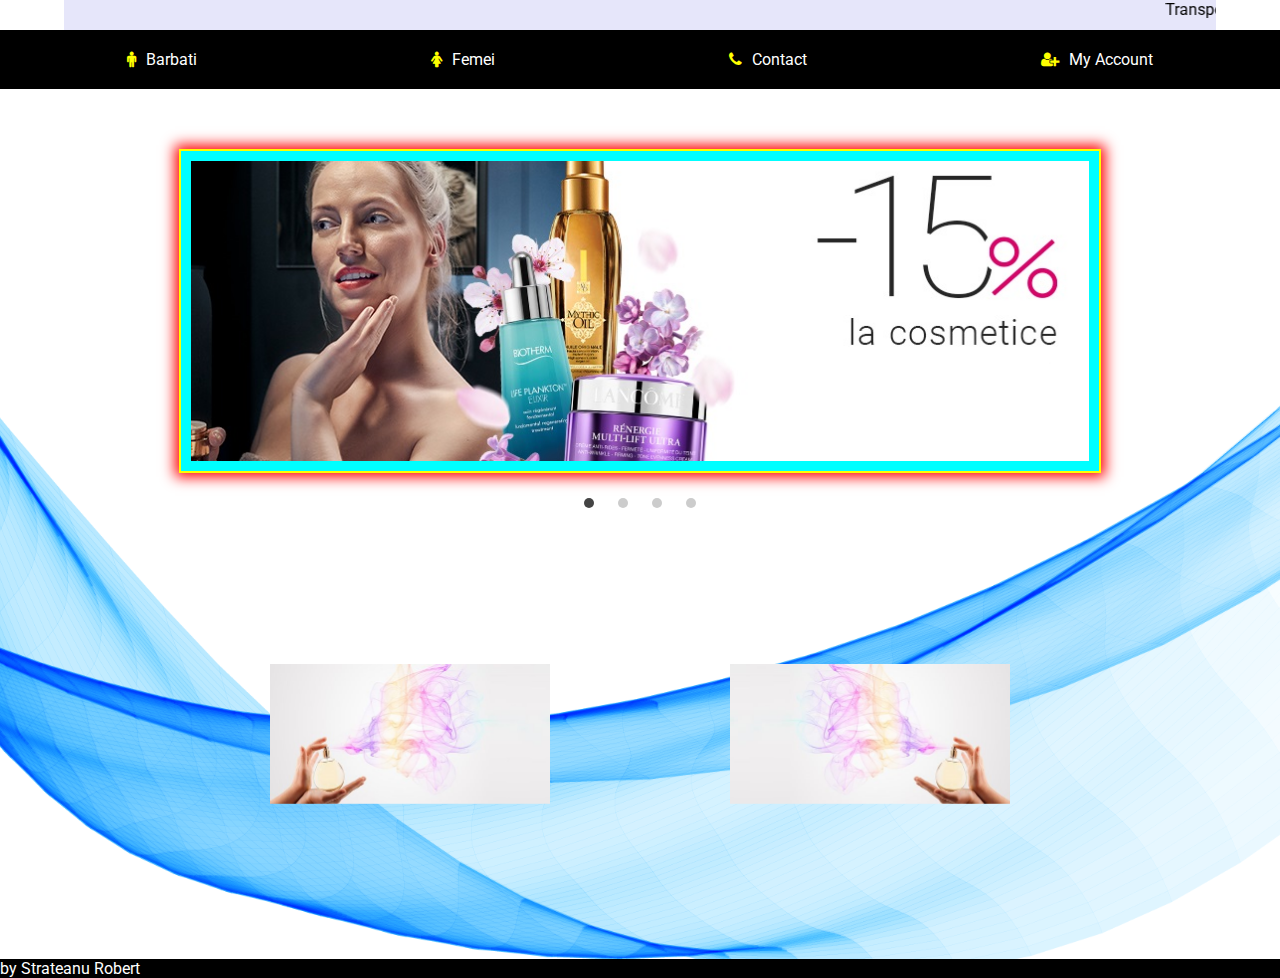
<file: index.html>
<!DOCTYPE html>
<html lang="en">
  <head>
    <meta charset="UTF-8" />
    <meta name="viewport" content="width=device-width, initial-scale=1.0" />
    <meta http-equiv="X-UA-Compatible" content="ie=edge" />
    <link
    href="https://fonts.googleapis.com/css2?family=Roboto&display=swap"
    rel="stylesheet"
  />
    <link href="https://fonts.googleapis.com/css2?family=Roboto&display=swap" rel="stylesheet"/>
    <link rel="stylesheet" href="https://cdnjs.cloudflare.com/ajax/libs/font-awesome/4.7.0/css/font-awesome.min.css">
    <link rel="stylesheet" href="css/index.css" />
    <title>Parfumuri</title>
  </head>
  <body>
    <header>
      <div class="banner">
        <marquee>Transport Gratuit La Comenzile De Peste 200 Ron! </marquee>
      </div>
      <nav>
        <div class="menu-bar">
        <ul>
          <li class="active"><a href="#"><i class="fa fa-male"></i>Barbati</a>
            <div class="sub-menu-1">
              <ul>
                <li><a href="barbati.html"><i class="fa fa-male"></i>Parfumuri</a></li>
                <li><a href="#"><i class="fa fa-male"></i>Cosmetice</a></li>
                <li><a href="#"><i class="fa fa-male"></i>Altceva</a></li>
              </ul>
            </div>
          
          </li>
          <li><a href="#"><i class="fa fa-female"></i>Femei</a>
            <div class="sub-menu-1">
                <ul>
                  <li><a href="femei.html"><i class="fa fa-female"></i>Parfumuri</a></li>
                  <li><a href="#"><i class="fa fa-female"></i>Cosmetice</a></li>
                  <li><a href="#"><i class="fa fa-female"></i>Altceva</a></li>
                </ul>
              </div>
              <li> <a href="contact.html"/><i class="fa fa-phone"></i>Contact</a>
                <div class="sub-menu-1">
                  <ul>
                    <li><a href="#"><i class="fa fa-phone"></i>Phones Nr</a></li>
                    <li><a href="#"><i class="fa fa-at"></i>Email Adress</a></li>
                   
                  </ul>
                </div>
              </li>
            </li>
          <li><a href="signin.html"/><i class="fa fa-user-plus"></i>My Account</a>
            <div class="sub-menu-1">
              <ul>
                <li><a href="signin.html"><i class="fa fa-circle"></i>Sign In</a></li>
                <li><a href="signup.html"><i class="fa fa-circle"></i>Sign Up</a></li>
               
              </ul>
            </div>
          </li>
        </ul>
      </div>
      </nav>
    </header>
    <main>
      <div class="middle">
        <div id="carousel">
          <input type="radio" name="slider" id="slide1" checked>
          <input type="radio" name="slider" id="slide2">
          <input type="radio" name="slider" id="slide3">
          <input type="radio" name="slider" id="slide4">
          <div id="slides">
             <div id="overflow">
                <div class="inner">
                   <div class="slide slide_1">
                      <div class="slide-content">
                         
                         <img src="images/carousel/slide1.png"/>
                      </div>
                   </div>
                   <div class="slide slide_2">
                      <div class="slide-content">
                        <img src="images/carousel/slide2.jpg"/>
                       
                      </div>
                   </div>
                   <div class="slide slide_3">
                      <div class="slide-content">
                        <img src="images/carousel/slide3.jpg"/>
                        
                      </div>
                   </div>
                   <div class="slide slide_4">
                      <div class="slide-content">
                        <img src="images/carousel/slide4.jpg"/>
                       
                      </div>
                   </div>
                </div>
             </div>
          </div>
          <div id="controls">
             <label for="slide1"></label>
             <label for="slide2"></label>
             <label for="slide3"></label>
             <label for="slide4"></label>
          </div>
          <div id="bullets">
             <label for="slide1"></label>
             <label for="slide2"></label>
             <label for="slide3"></label>
             <label for="slide4"></label>
          </div>
       </div>
        <div class="cards">
        <div class="flip-card-one">
          <div class="interior">
            <div class="front-card">
              <img src="images/promo1.jpg" alt="Poza Promotie" />
            </div>
            <div class="back-card"><h2>Spate</h2></div>
          </div>
        </div>
      
      <div class="flip-card-two">
        <div class="interior">
          <div class="front-card">
            <img src="images/promo2.jpg" alt="Poza Promotie" />
          </div>
          <div class="back-card"><h2>Spate</h2></div>
        </div>
      </div>
    </div>
     
    </main>
    <footer>
      <div class="foot">
        <p>by Strateanu Robert</p>
      </div>
    </footer>
  </body>
</html>
</file>
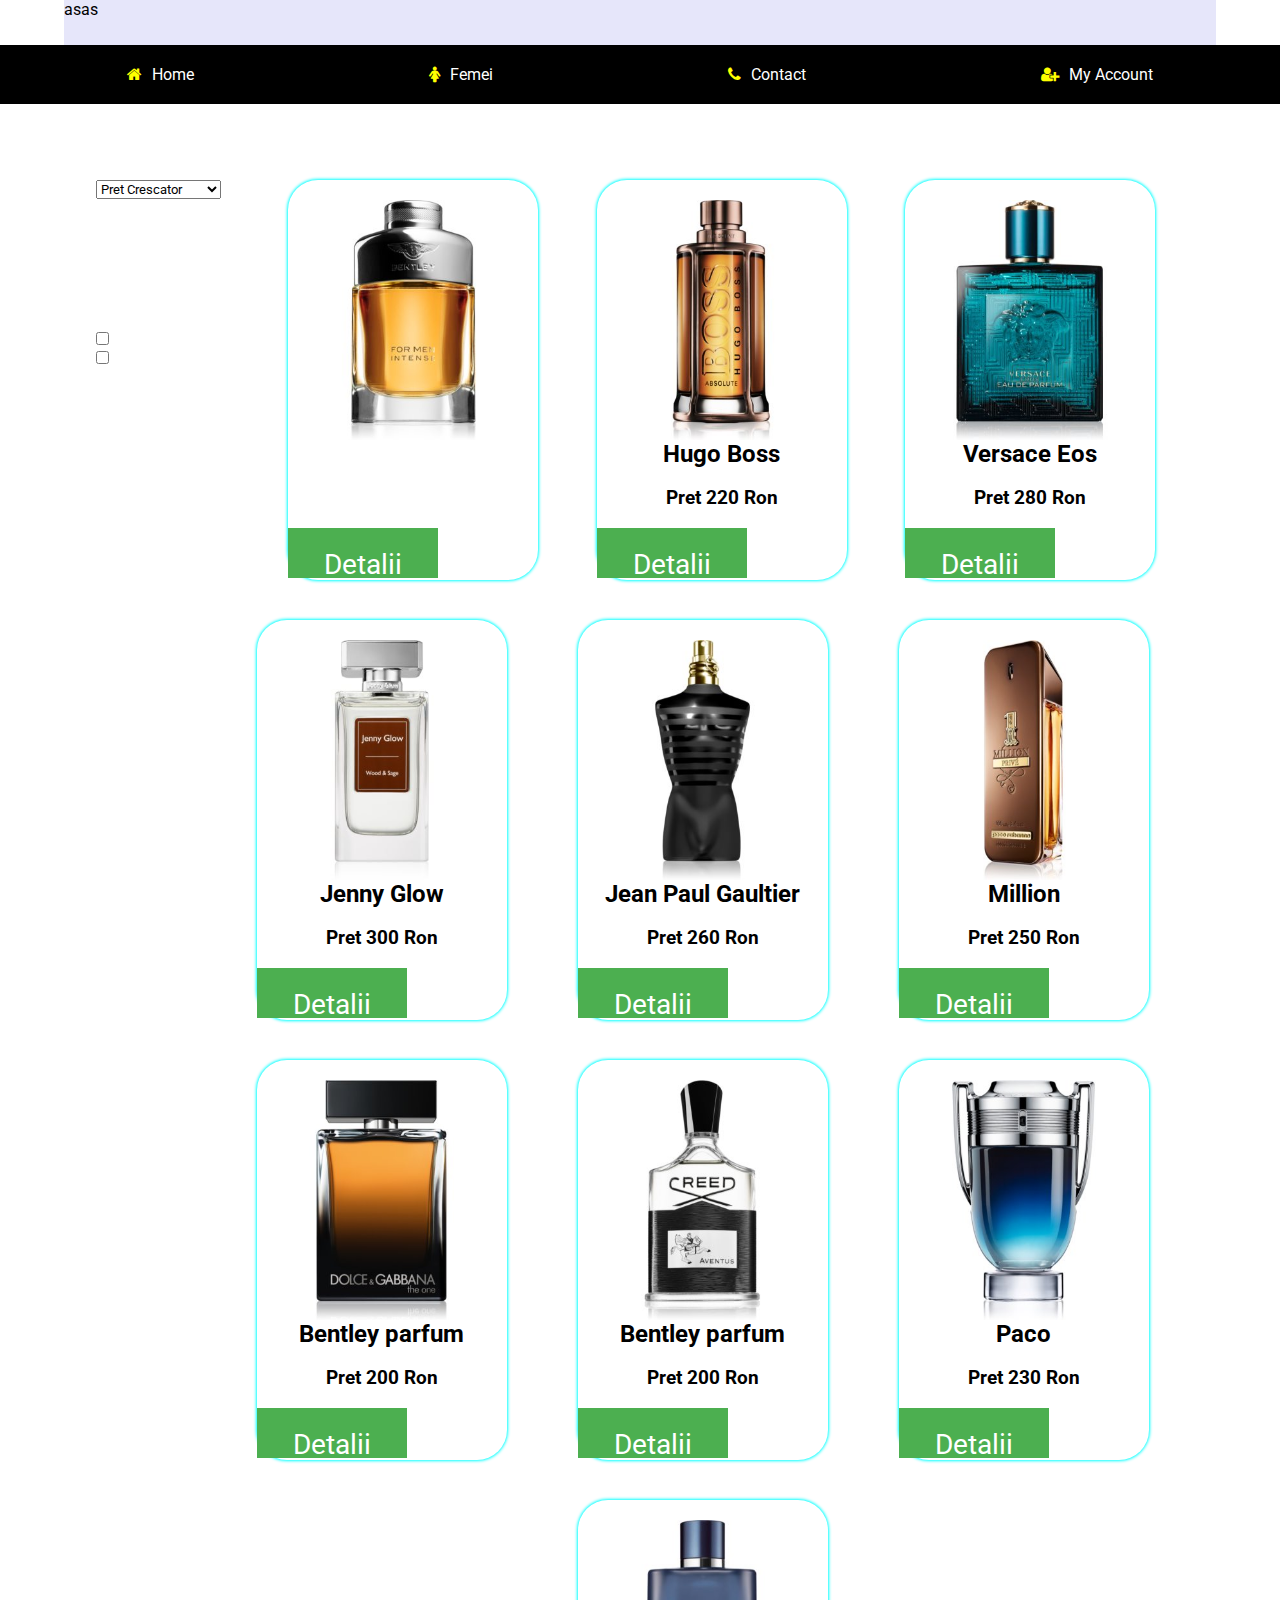
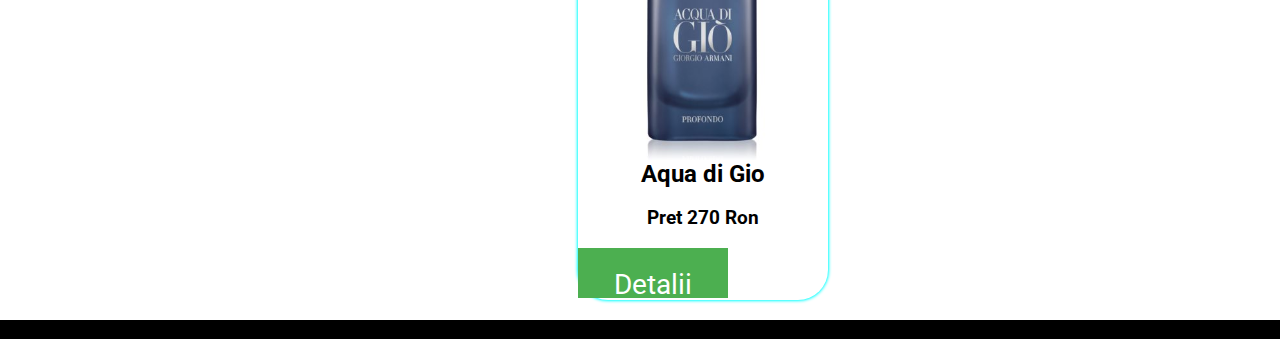
<file: barbati.html>
<!DOCTYPE html>
<html lang="en">
  <head>
    <meta charset="UTF-8" />
    <meta name="viewport" content="width=device-width, initial-scale=1.0" />
    <meta http-equiv="X-UA-Compatible" content="ie=edge" />
    <link
    href="https://fonts.googleapis.com/css2?family=Roboto&display=swap"
    rel="stylesheet"
  />

<link rel="stylesheet" href="https://cdnjs.cloudflare.com/ajax/libs/font-awesome/4.7.0/css/font-awesome.min.css">

<link rel="stylesheet" href="css/barbati.css"/>
    <title>Parfumuri</title>
  </head>
  <body>
    <header>
      <div class="banner"/>
    <p>asas</p></div>
      <nav>
        <div class="menu-bar">
      <ul>
        <li>
          <a href="index.html"/><i class="fa fa-home"></i>Home</a>
        </li>
        <li> <a href="#"/><i class="fa fa-female"></i>Femei</a>
          <div class="sub-menu-1">
              <ul>
                <li><a href="femei.html">Parfumuri</li>
                <li><a href="#">Cosmetice</li>
                <li><a href="#">Altceva</li>
              </ul>
            </div>
        </li>
        <li> <a href="#"/><i class="fa fa-phone"></i>Contact</a>
          <div class="sub-menu-1">
              <ul>
                <li><a href="#">Phones Nr</li>
                <li><a href="#">Email Adress</li>
               
              </ul>
            </div>
        </li>
        <li> <a href="#"/><i class="fa fa-user-plus"></i>My Account</a>
          <div class="sub-menu-1">
              <ul>
                <li><a href="signin.html">Sign In</li>
                <li><a href="signup.html">Sign Up</li>
                
              </ul>
            </div>
        </li>
       
      </ul>
    </div>
      </nav>
    </header>
    <main>
      <section class="filtre">
      <div class="Sort">
<form>
  <label for="cars"><h4>Sortare Dupa:</h4></label>
  <select id="cars" name="cars">
    <option value="Pret-crescator">Pret Crescator</option>
    <option value="Pret-descrescator">Pret Descrescator</option>
    <option value="Ordide-alfabetica">Ordine Alfabetica</option>
  </select>
</form>
</div>
<div class="Available">
  <form>
    <h4>Disponibilitate</h4> <br>
    <input type="checkbox" id="LaComanda" name="LaComanda" value="LaComanda">
    <label for="LaComanda"> La Comanda</label><br>
    <input type="checkbox" id="InStoc" name="InStoc" value="InStoc">
    <label for="InStoc">In Stoc</label><br>
  </form>
   </div>
  
  </section>

      <div class="enter">
        <div class="article">
          <img src="images/barbati/bentley.jpg" alt="Parfum Bentley"/>
          <h2>Bentley parfum </h2> <br>
         
          <h3>Pret 200 Ron</h3> <br>
          <a href="product.html"><button>Detalii Produs</button></a><br><br>
          
        </div>
        <div class="article">
          <img src="images/barbati/hugoboss.jpg" alt="Parfum Hugo boss"/>
          <h2>Hugo Boss </h2> <br>
         
          <h3>Pret 220 Ron</h3> <br>
          <a href="product.html"><button>Detalii Produs</button></a><br><br>
        </div>
        <div class="article">
          <img src="images/barbati/versace.jpg" alt="Parfum Versace"/>
          <h2>Versace Eos</h2> <br>
         
          <h3>Pret 280 Ron</h3> <br>
          <a href="product.html"><button>Detalii Produs</button></a><br><br>
        </div>
        <div class="article">
          <img src="images/barbati/jg.jpg" alt="Parfum JG"/>
          <h2>Jenny Glow</h2> <br>
         
          <h3>Pret 300 Ron</h3> <br>
          <a href="product.html"><button>Detalii Produs</button></a><br><br>
        </div>
        <div class="article">
          <img src="images/barbati/jp.jpg" alt="Parfum Jean Paul gaultier"/>
          <h2>Jean Paul Gaultier</h2> <br>
         
          <h3>Pret 260 Ron</h3> <br>
          <a href="product.html"><button>Detalii Produs</button></a><br><br>
          
        </div>
        <div class="article">
          <img src="images/barbati/milion.jpg" alt="Parfum Milion"/>
          <h2>Million</h2> <br>
         
          <h3>Pret 250 Ron</h3> <br>
          <a href="product.html"><button>Detalii Produs</button></a><br><br>
        </div>
        <div class="article">
          <img src="images/barbati/dg.jpg" alt="Dolce Gabanna"/>
          <h2>Bentley parfum </h2> <br>
         
          <h3>Pret 200 Ron</h3> <br>
          <a href="product.html"><button>Detalii Produs</button></a><br><br>
        </div>
        <div class="article">
          <img src="images/barbati/creed.jpg" alt="Parfum Creed"/>
          <h2>Bentley parfum </h2> <br>
         
          <h3>Pret 200 Ron</h3> <br>
          <a href="product.html"><button>Detalii Produs</button></a><br><br>
        </div>
        <div class="article">
          <img src="images/barbati/paco.jpg" alt="Parfum Paco"/>
          <h2>Paco</h2> <br>
         
          <h3>Pret 230 Ron</h3> <br>
          <a href="product.html"><button>Detalii Produs</button></a><br><br>
        </div>
        <div class="article">
          <img src="images/barbati/gio.jpg" alt="Parfum Aqua di Gio"/>
          <h2>Aqua di Gio</h2> <br>
         
          <h3>Pret 270 Ron</h3> <br>
          <a href="product.html"><button>Detalii Produs</button></a><br><br>
        </div>
      </div>


    </main>
    <footer>
      <div class="foot">
      <p>by Strateanu Robert</p>
      </div>
    </footer>
    
  </body>
</html>
</file>
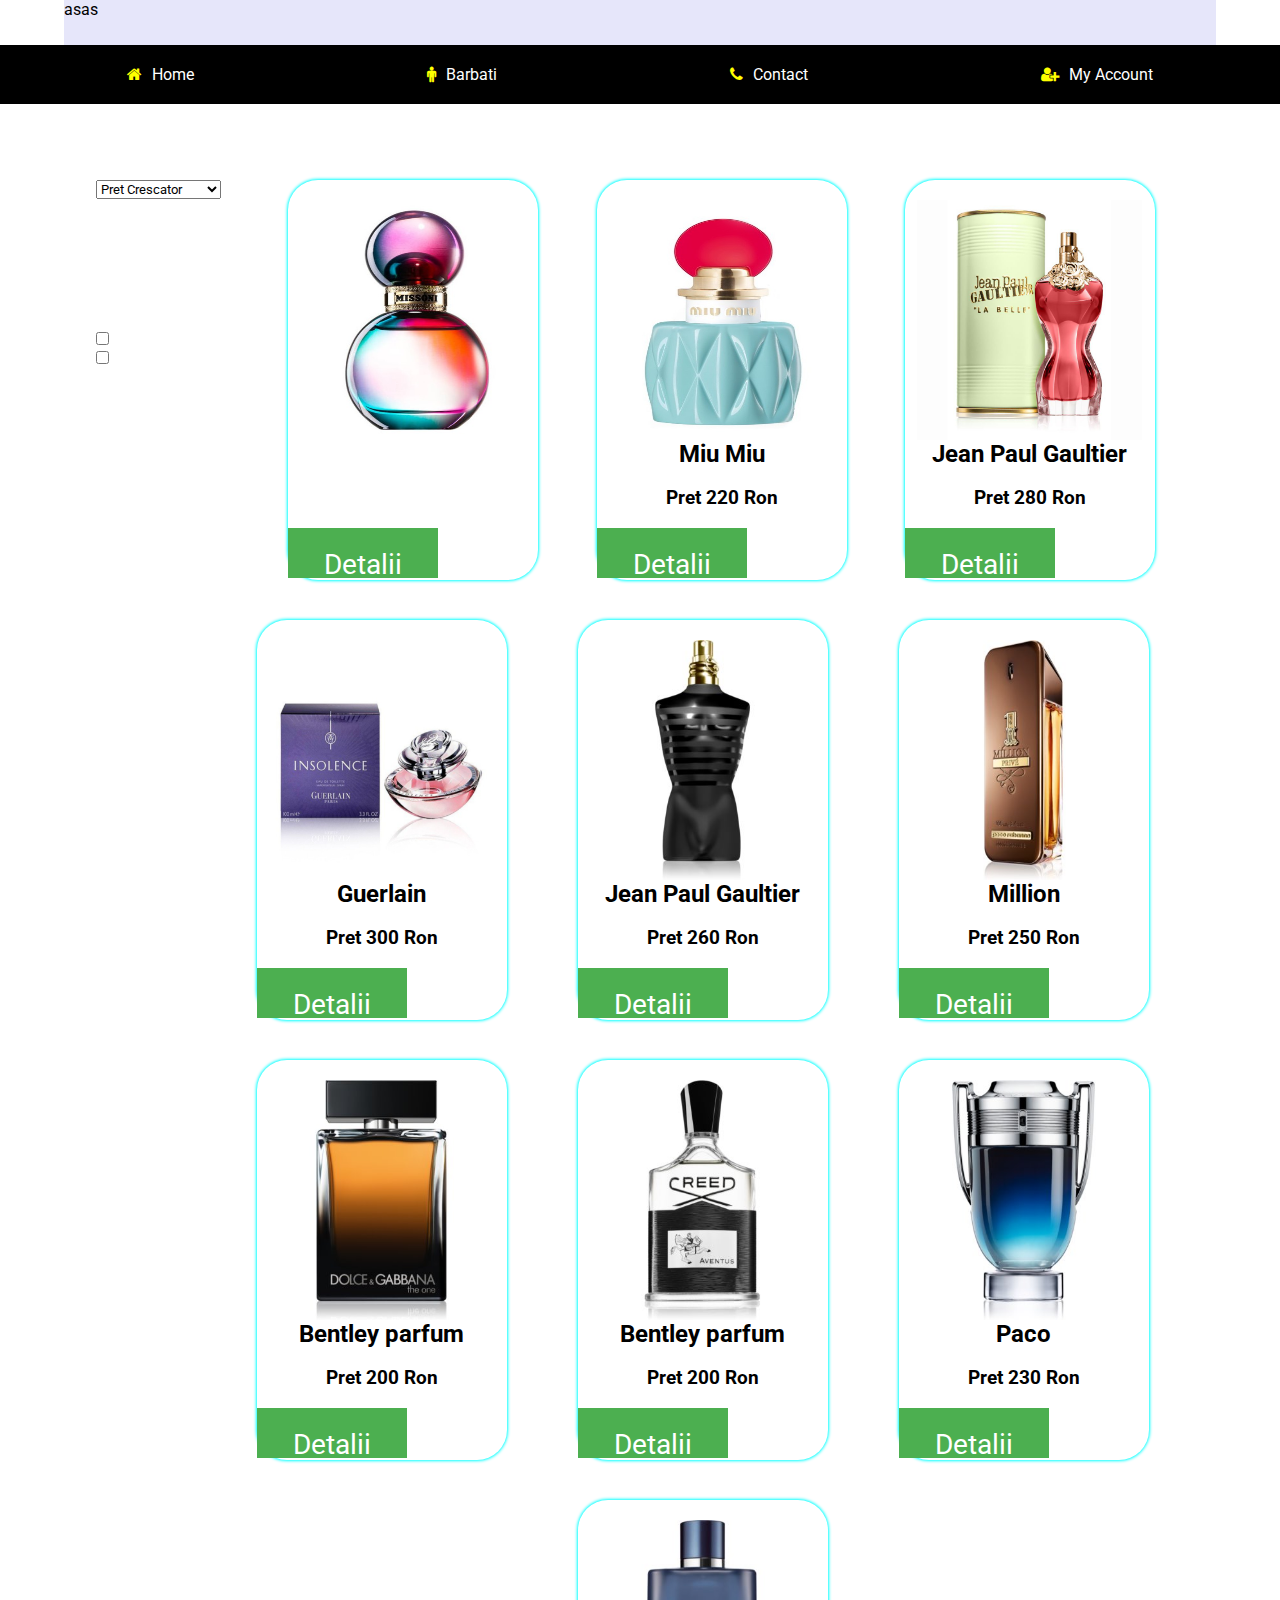
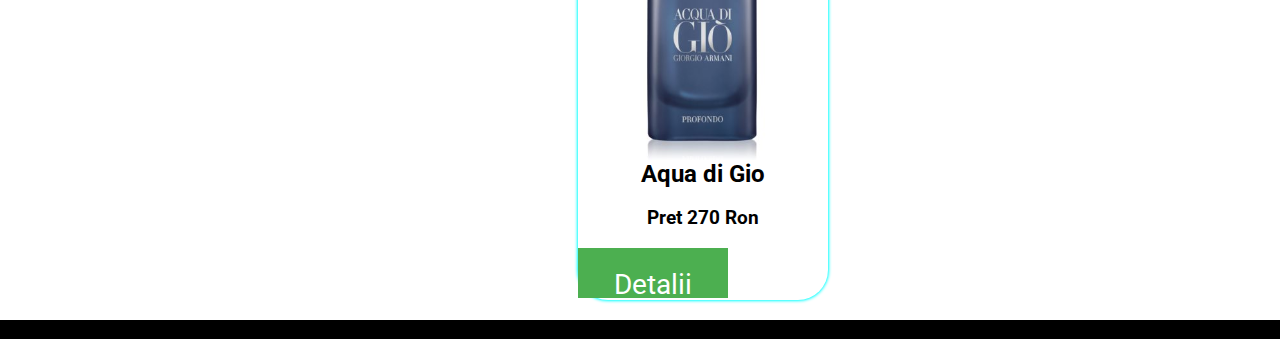
<file: femei.html>
<!DOCTYPE html>
<html lang="en">
  <head>
    <meta charset="UTF-8" />
    <meta name="viewport" content="width=device-width, initial-scale=1.0" />
    <meta http-equiv="X-UA-Compatible" content="ie=edge" />
    <link
    href="https://fonts.googleapis.com/css2?family=Roboto&display=swap"
    rel="stylesheet"
  />
<link href="https://fonts.googleapis.com/css2?family=Roboto&display=swap" rel="stylesheet">
<link rel="stylesheet" href="https://cdnjs.cloudflare.com/ajax/libs/font-awesome/4.7.0/css/font-awesome.min.css">

<link rel="stylesheet" href="css/barbati.css"/>
    <title>Parfumuri</title>
  </head>
  <body>
    <header>
      <div class="banner"/>
    <p>asas</p></div>
      <nav>
        <div class="menu-bar">
      <ul>
        <li>
          <a href="index.html"/><i class="fa fa-home"></i>Home</a>
        </li>
        <li> <a href="#.html"/><i class="fa fa-male"></i>Barbati</a>
          <div class="sub-menu-1">
              <ul>
                <li><a href="barbati.html">Parfumuri</li>
                <li><a href="#">Cosmetice</li>
                <li><a href="#">Altceva</li>
              </ul>
            </div>
        </li>
        <li> <a href="contact.html"/><i class="fa fa-phone"></i>Contact</a>
          <div class="sub-menu-1">
              <ul>
                <li><a href="#">Phones Nr</li>
                <li><a href="#">Email Adress</li>
               
              </ul>
            </div>
        </li>
        <li> <a href="#"/><i class="fa fa-user-plus"></i>My Account</a>
          <div class="sub-menu-1">
              <ul>
                <li><a href="signin.html">Sign In</li>
                <li><a href="signup.html">Sign Up</li>
                
              </ul>
            </div>
        </li>
       
      </ul>
    </div>
      </nav>
    </header>
    <main>
      <section class="filtre">
      <div class="Sort">
<form>
  <label for="cars"><h4>Sortare Dupa:</h4></label>
  <select id="cars" name="cars">
    <option value="Pret-crescator">Pret Crescator</option>
    <option value="Pret-descrescator">Pret Descrescator</option>
    <option value="Ordide-alfabetica">Ordine Alfabetica</option>
  </select>
</form>
</div>
<div class="Available">
  <form>
    <h4>Disponibilitate</h4> <br>
    <input type="checkbox" id="LaComanda" name="LaComanda" value="LaComanda">
    <label for="LaComanda"> La Comanda</label><br>
    <input type="checkbox" id="InStoc" name="InStoc" value="InStoc">
    <label for="InStoc">In Stoc</label><br>
  </form>
   </div>
  
  </section>

      <div class="enter">
        <div class="article">
          <img src="images/femei/miss.jpg" alt="Parfum Miss"/>
          <h2>Miss Parfum</h2> <br>
         <h3>Pret 200 Ron</h3> <br>
          <a href="product.html"><button>Detalii Produs</button></a><br><br>
          </div>
        <div class="article">
          <img src="images/femei/miu.jpg" alt="Parfum Miu"/>
          <h2>Miu Miu</h2> <br>
          <h3>Pret 220 Ron</h3> <br>
          <a href="product.html"><button>Detalii Produs</button></a><br><br>
        </div>
        <div class="article">
          <img src="images/femei/jp.jpg" alt="Parfum Jean Paul"/>
          <h2>Jean Paul Gaultier</h2> <br>
         
          <h3>Pret 280 Ron</h3> <br>
          <a href="product.html"><button>Detalii Produs</button></a><br><br>
        </div>
        <div class="article">
          <img src="images/femei/guerlain.jpg" alt="Parfum Guerlain"/>
          <h2>Guerlain</h2> <br>
         
          <h3>Pret 300 Ron</h3> <br>
          <a href="product.html"><button>Detalii Produs</button></a><br><br>
        </div>
        <div class="article">
          <img src="images/barbati/jp.jpg" alt="Parfum Jean Paul gaultier"/>
          <h2>Jean Paul Gaultier</h2> <br>
         
          <h3>Pret 260 Ron</h3> <br>
          <a href="product.html"><button>Detalii Produs</button></a><br><br>
          
        </div>
        <div class="article">
          <img src="images/barbati/milion.jpg" alt="Parfum Milion"/>
          <h2>Million</h2> <br>
         
          <h3>Pret 250 Ron</h3> <br>
          <a href="product.html"><button>Detalii Produs</button></a><br><br>
        </div>
        <div class="article">
          <img src="images/barbati/dg.jpg" alt="Dolce Gabanna"/>
          <h2>Bentley parfum </h2> <br>
         
          <h3>Pret 200 Ron</h3> <br>
          <a href="product.html"><button>Detalii Produs</button></a><br><br>
        </div>
        <div class="article">
          <img src="images/barbati/creed.jpg" alt="Parfum Creed"/>
          <h2>Bentley parfum </h2> <br>
         
          <h3>Pret 200 Ron</h3> <br>
          <a href="product.html"><button>Detalii Produs</button></a><br><br>
        </div>
        <div class="article">
          <img src="images/barbati/paco.jpg" alt="Parfum Paco"/>
          <h2>Paco</h2> <br>
         
          <h3>Pret 230 Ron</h3> <br>
          <a href="product.html"><button>Detalii Produs</button></a><br><br>
        </div>
        <div class="article">
          <img src="images/barbati/gio.jpg" alt="Parfum Aqua di Gio"/>
          <h2>Aqua di Gio</h2> <br>
         
          <h3>Pret 270 Ron</h3> <br>
          <a href="product.html"><button>Detalii Produs</button></a><br><br>
        </div>
      </div>


    </main>
    <footer>
      <div class="foot">
      <p>by Strateanu Robert</p>
      </div>
    </footer>
    
  </body>
</html>
</file>
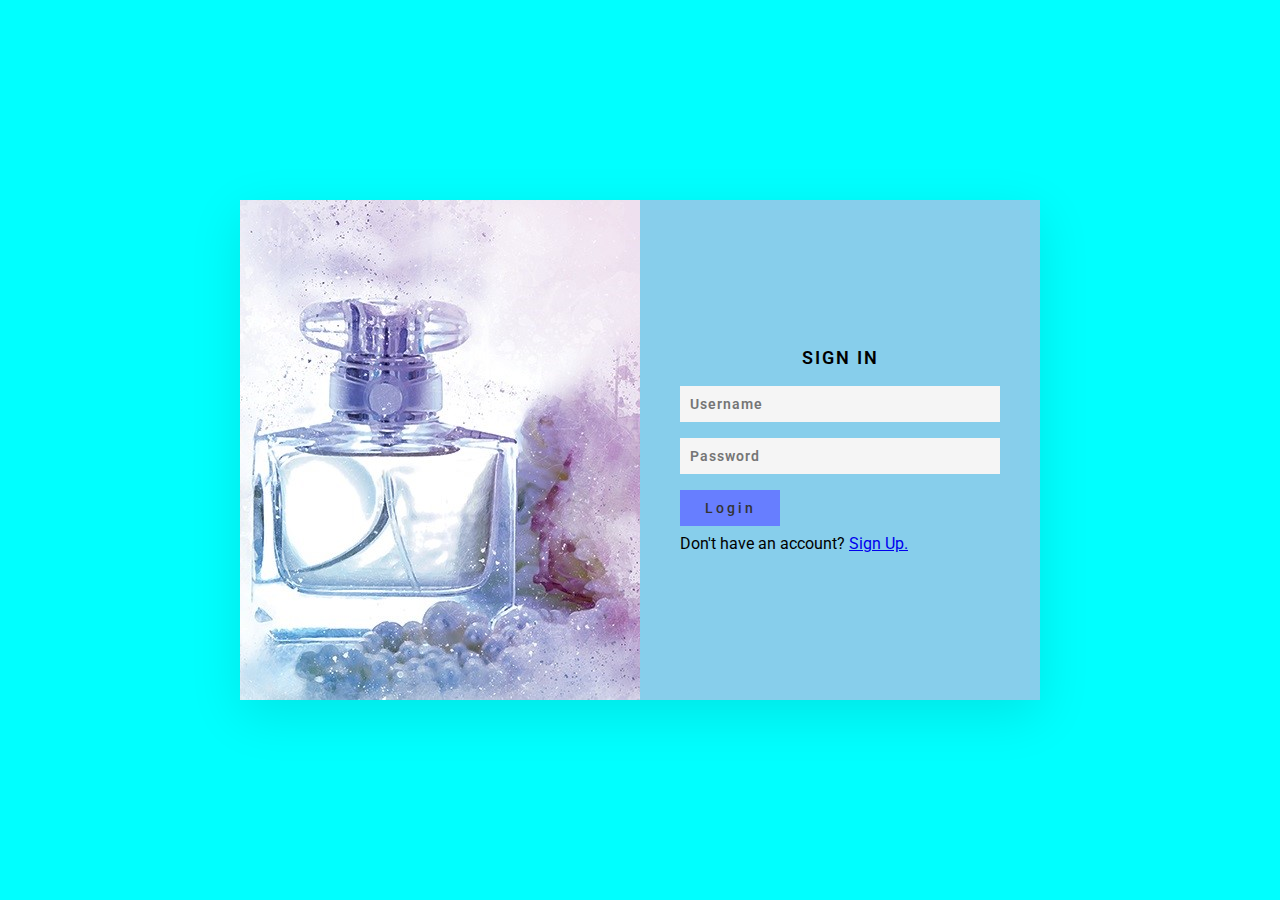
<file: signin.html>
<!DOCTYPE html>
<html>
  <head>
    <meta charset="UTF-8" />
    <meta name="viewport" content="width=device-width, initial-scale=1.0" />
    <meta http-equiv="X-UA-Compatible" content="ie=edge" />
    <link
      rel="stylesheet"
      href="https://cdnjs.cloudflare.com/ajax/libs/font-awesome/4.7.0/css/font-awesome.min.css"
    />

    <link rel="preconnect" href="https://fonts.gstatic.com" />
    <link
      href="https://fonts.googleapis.com/css2?family=Roboto&display=swap"
      rel="stylesheet"
    />
    <link rel="stylesheet" type="text/css" href="css/signin.css" />
    <title>Static Template</title>
  </head>
  <body>
    <section>
      <div class="container">
        <div class="user singinBx">
          <div class="imgBx"><img src="images/img1.jpg" /></div>

          <div class="formBx">
            <form action="index.html" method="get">
              <h2>Sign In</h2>
              <input type="text" name="" placeholder="Username" />
              <input type="password" name="" placeholder="Password" />
              <input type="submit" name="" value="Login" />
              <p class="signup">
                Don't have an account?
                <a href="signup.html">Sign Up.</a>
              </p>
            </form>
          </div>
        </div>
      </div>
    </section>
  </body>
</html>
</file>
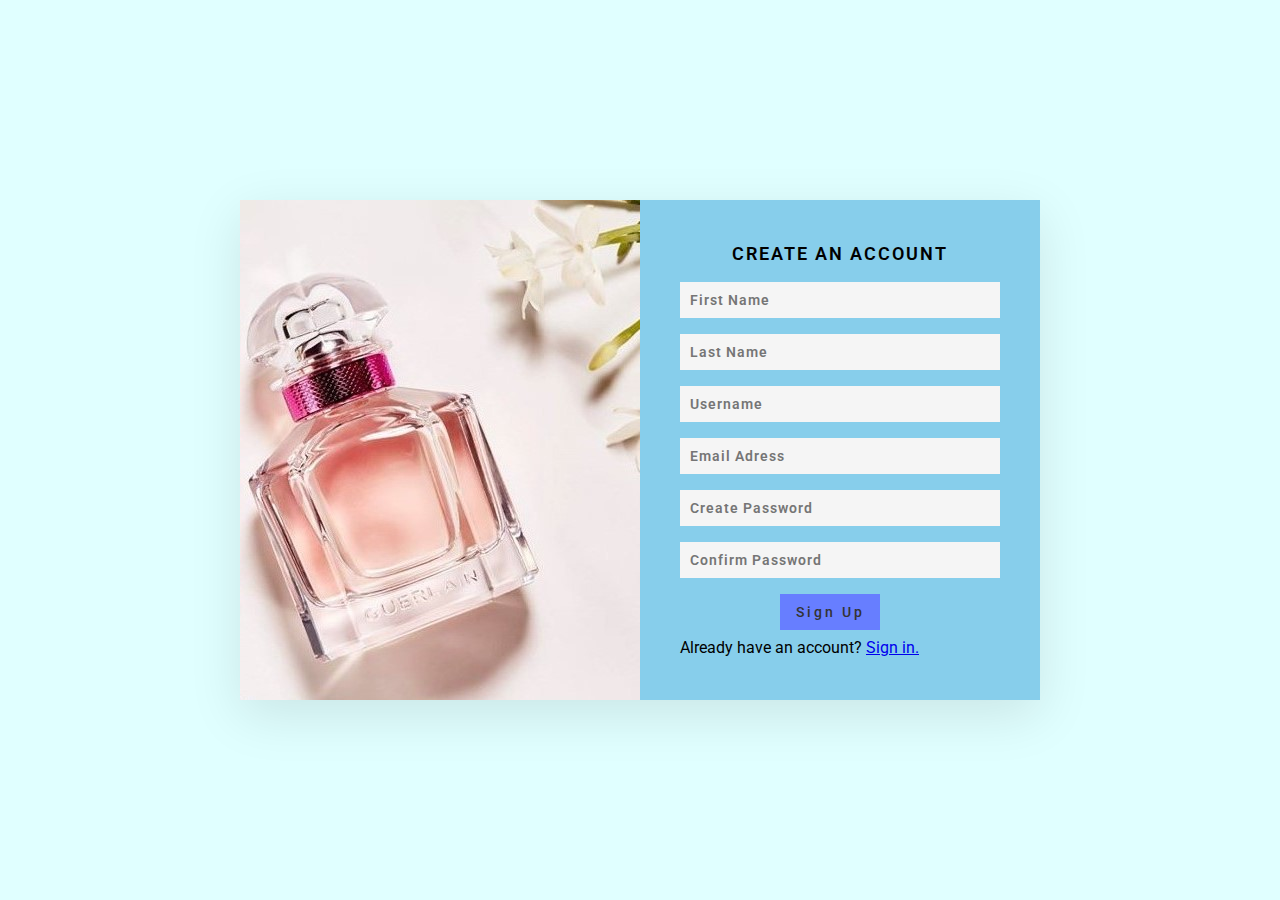
<file: signup.html>
<!DOCTYPE html>
<html>
  <head>
    <meta charset="UTF-8" />
    <meta name="viewport" content="width=device-width, initial-scale=1.0" />
    <meta http-equiv="X-UA-Compatible" content="ie=edge" />
    <link
      href="https://fonts.googleapis.com/css2?family=Roboto&display=swap"
      rel="stylesheet"
    />
    <link rel="stylesheet" type="text/css" href="css/signup.css" />
    <title>Static Template</title>
  </head>
  <body>
    <section>
      <div class="container">
        <div class="user singupBx">
          <div class="imgBx"><img src="images/img2.jpg" /></div>
          <div class="formBx">
            <form action="signin.html" method="get">
              <h2>Create an Account</h2>

              <input type="text" name="" placeholder="First Name" required />
              <input type="text" name="" placeholder="Last Name" required />
              <input type="text" name="" placeholder="Username" required />
              <input type="email" name="" placeholder="Email Adress" required />
              <input
                type="password"
                name=""
                placeholder="Create Password"
                required
              />
              <input
                type="password"
                name=""
                placeholder="Confirm Password"
                required
              />
              <input type="submit" name="" value="Sign Up" />
              <p class="signup">
                Already have an account? <a href="signin.html">Sign in.</a>
              </p>
            </form>
          </div>
        </div>
      </div>
    </section>
  </body>
</html>
</file>
<file: css/index.css>
* {
  box-sizing: border-box;
  margin: 0;
  padding: 0;
}

body {
 
  background-image: url("../images/login/login.png");
  background-size: cover;
  background-position:center;
  font-family: "Roboto", sans-serif;
}

.banner {
  left: 5%;
  position: fixed;
  margin: auto;
  width: 90%;
  height: 5vh;
  background-color:lavender;
  z-index: 5;
}
nav {
  text-align: center;
  padding: 10px;
  position:relative;
  top: 30px;
  width: 100%;
  margin:auto;
  background-color: black;
  z-index: 5;
}
a {
  color: white;
  text-decoration: none;
}


main {
  display:flex;
  flex-flow: wrap;
  margin: auto;
  width: 90%;
}
ul {
  
  display: flex;
  flex-flow: wrap;
  justify-content: space-between;
  list-style: none;
  left:20px;
  
}
li {
  s;
  position:relative;
  margin:auto;
  padding: 10px;
}
.menu-bar {
  
 
  color:red;
  }
  .menu-bar ul li:hover {
   opacity: 0.8;
   
    border-radius:10px;
  
  }
  .fa {
    margin-right: 10px;
    color:yellow;
  }
  .sub-menu-1 {
    display:none;
    
  }
  .menu-bar ul li:hover .sub-menu-1{
    display:block;
    position:absolute;
    margin-top:10px;
    margin-left:-20px;
    
  }
  .menu-bar ul li:hover .sub-menu-1 ul {
    display:block;
    margin:10px;
    background-color:black;
    width:150px;
    text-align: left;
  }
  .menu-bar ul li:hover .sub-menu-1 ul li {
    padding:10px;
    border-bottom:1px yellow dotted;
    border-radius:0;
  
  }
  .menu-bar ul li:hover .sub-menu-1 ul li:last-child {
    border-bottom: none;
  } 
  .menu-bar ul li:hover .sub-menu-1 ul li a:hover {
    color:yellow;
  }


.middle  {
  display: flex;
  flex-wrap: wrap;
  justify-content: end;
  width:100vw;
  height:100vh;
}
#carousel {
  position:relative;
  top:10%;
  margin: 0 auto;
  width: 80%;
  height:35%;
 
}
#carousel input[type=radio] {
  display: none;
}

#slides {
  padding: 10px;
  border: 2px solid yellow;
  box-shadow: 0px 0px 13px 4px red;
  background:cyan;
  position: relative;
 
}
#overflow {
  width: 100%;
  overflow: hidden;
}
#slide1:checked ~ #slides .inner {
  margin-left: 0;
}
#slide2:checked ~ #slides .inner {
  margin-left: -100%;
}
#slide3:checked ~ #slides .inner {
  margin-left: -200%;
}
#slide4:checked ~ #slides .inner {
  margin-left: -300%;
}
#slides .inner {
  transition: margin-left 2000ms cubic-bezier(0.770, 0.000, 0.175, 1.000);
  width: 400%;
 height: 300px;
}
#slides .slide {
  width: 25%;
  float:left;
  display: flex;
  justify-content: center;
  align-items: center;
  height: 100%;
  color:white;
}
#slides img{
width:100%;
height:50%
}

#controls {
  margin: -180px 0 0 0;
  width: 100%;
  height: 50px;
  z-index: 3;
  position: relative;
}
#controls label {
  transition: opacity 0.2s ease-out;
  display: none;
  width: 50px;
  height: 50px;
  opacity: .4;
}
#controls label:hover {
  opacity: 1;
}
#slide1:checked ~ #controls label:nth-child(2),
#slide2:checked ~ #controls label:nth-child(3),
#slide3:checked ~ #controls label:nth-child(4),
#slide4:checked ~ #controls label:nth-child(1) {
  background: url(https://image.flaticon.com/icons/svg/130/130884.svg) no-repeat;
  float:right;
  margin: 0 -50px 0 0;
  display: block;
}
#slide1:checked ~ #controls label:nth-last-child(2),
#slide2:checked ~ #controls label:nth-last-child(3),
#slide3:checked ~ #controls label:nth-last-child(4),
#slide4:checked ~ #controls label:nth-last-child(1) {
  background: url(https://image.flaticon.com/icons/svg/130/130882.svg) no-repeat;
  float:left;
  margin: 0 0 0 -50px;
  display: block;
}
#bullets {
  margin: 150px 0 0;
  text-align: center;
}
#bullets label {
  display: inline-block;
  width: 10px;
  height: 10px;
  border-radius:100%;
  background: #ccc;
  margin: 0 10px;
}
#slide1:checked ~ #bullets label:nth-child(1),
#slide2:checked ~ #bullets label:nth-child(2),
#slide3:checked ~ #bullets label:nth-child(3),
#slide4:checked ~ #bullets label:nth-child(4) {
  background: #444;
}

.foot {
  background-color: black;
  color:white;
  height: 5%;
}
}
footer {
  position: relative;
  width: 90%;
  margin-top: auto;
  margin-bottom: auto;
  position: relative;
  background-color: black;
}
.p {
  color:white;
}

.cards {
  position: relative;
  width:80%;
  height:35%;
  
  margin:auto;
  display: flex;
  flex-wrap: wrap;
  justify-items: space-between;
}
.flip-card-one {

 margin:auto;
  
  background-color: transparent;
  width: 280px;
  height: 140px;
  
  perspective: 1000px;
}
.interior {
  position: relative;
  width: 100%;
  height: 100%;
  text-align: center;
  transition: transform 0.8s;
  transform-style: preserve-3d;
}
.flip-card-one:hover .interior {
  transform: rotateY(180deg);
}
.front-card,
.back-card {
  position: absolute;
  width: 100%;
  height: 100%;
  -webkit-backface-visibility: hidden; /* Safari */
  backface-visibility: hidden;
}
.front-card {
  background-color: #bbb;
  color: black;
}
.back-card {
  background-color: dodgerblue;
  color: white;
  transform: rotateY(180deg);
}
.front-card img {
  width: 280px;
  height: 140px;
}
.flip-card-two {
 
   margin:auto;
    
   background-color: transparent;
   width: 280px;
   height: 140px;
  
   perspective: 1000px;
 }
 .interior {
   position: relative;
   width: 100%;
   height: 100%;
   text-align: center;
   transition: transform 0.8s;
   transform-style: preserve-3d;
 }
 .flip-card-two:hover .interior {
   transform: rotateY(180deg);
 }
 .front-card,
 .back-card {
   position: absolute;
   width: 100%;
   height: 100%;
   -webkit-backface-visibility: hidden; /* Safari */
   backface-visibility: hidden;
 }
 .front-card {
   background-color: #bbb;
   color: black;
 }
 .back-card {
   background-color: dodgerblue;
   color: white;
   transform: rotateY(180deg);
 }
 .front-card img {
   width: 280px;
   height: 140px;
 }
</file>
<file: css/barbati.css>
body {
  background-color: white;
  margin: 0;
  padding: 0;
  font-family: "Roboto", sans-serif;
}
* {
  font-family: "Roboto", sans-serif;
  box-sizing: border-box;
  margin: 0;
  padding: 0;
}
.banner {
  left: 5%;
  position: fixed;
  margin: auto;
  width: 90%;
  height: 5vh;
  background-color: lavender;
  z-index: 5;
}
nav {
  padding: 10px;
  position: fixed;
  top: 5%;
  width: 100%;
  margin: auto;
  background-color: black;
  z-index: 5;
}

main {
  top: 160px;
  display: flex;
  position: relative;
  margin: auto;
  width: 85%;
}
ul {
  display: flex;
  flex-flow: wrap;
  justify-content: space-around;
  list-style: none;
}
li {
  position: relative;
  margin: auto;
  padding: 10px;
}
.enter {
  display: flex;
  flex-flow: wrap;
  justify-content: space-around;
  top: 0px;
  position: relative;
  margin: auto;
}

.article {
  border-radius: 30px;
  box-shadow: 0px 0px 3px 1px cyan;
  top: 0px;
  position: relative;
  margin: 20px 10px;
  width: 250px;
  height: 400px;
  background-color: white;
}
.foot {
  width: 100%;
  margin: auto;
  margin-top: 160px;
  position: relative;
  background-color: black;
}

a {
  color: white;
  text-decoration: none;
}
.article img {
  display: block;
  margin-top: 20px;
  margin-left: auto;
  margin-right: auto;
  width: 90%;
  height: 60%;
}
.article button {
  position: relative;
  background-color: #4caf50;
  border: none;
  font-size: 28px;
  color: #ffffff;
  padding: 20px;
  width: 150px;
  height: 50px;
  text-align: center;
  transition-duration: 0.4s;
  text-decoration: none;
  overflow: hidden;
  cursor: pointer;
}

.article button:after {
  content: "";
  background: #f1f1f1;
  display: block;
  position: absolute;
  padding-top: 300%;
  padding-left: 350%;
  margin-left: -20px !important;
  margin-top: -120%;
  opacity: 0;
  transition: all 0.8s;
}

.article button:active:after {
  padding: 0;
  margin: 0;
  opacity: 1;
  transition: 0s;
}
.article h3,
h2 {
  text-align: center;
}
section {
  height: 300px;
  display: flex;
  flex-wrap: wrap;
}
.menu-bar ul li:hover {
  background: blueviolet;
  border-radius: 10px;
}
.fa {
  margin-right: 10px;
  color: yellow;
}
.sub-menu-1 {
  display: none;
}
.menu-bar ul li:hover .sub-menu-1 {
  display: block;
  position: absolute;
  margin-top: 10px;
  margin-left: -20px;
}
.menu-bar ul li:hover .sub-menu-1 ul {
  display: block;
  margin: 10px;
  background-color: blueviolet;
  width: 150px;
  text-align: left;
}
.menu-bar ul li:hover .sub-menu-1 ul li {
  padding: 10px;
  border-bottom: 1px yellow dotted;
  border-radius: 0;
}
.menu-bar ul li:hover .sub-menu-1 ul li:last-child {
  border-bottom: none;
}
.menu-bar ul li:hover .sub-menu-1 ul li a:hover {
  color: yellow;
}
</file>
<file: css/signin.css>
* {
  margin: 0;
  padding: 0;
  box-sizing: border-box;
  font-family: "Roboto", sans-serif;
}
section {
  position: relative;
  min-height: 100vh;
  background-color: cyan;
  display: flex;
  justify-content: center;
  align-items: center;
  padding: 20px;
}
.container {
  position: relative;
  width: 800px;
  height: 500px;
  background: #fff;
  box-shadow: 0 15px 50px rgba(0, 0, 0, 0.1);
}
.user {
  position: absolute;
  top: 0;
  left: 0;
  width: 100%;
  height: 100%;
  display: flex;
}
.imgBx {
  position: relative;
  width: 50%;
  height: 100%;
  background: #ff0;
  transition: 0.5s;
}
img {
  position: absolute;
  top: 0;
  left: 0;
  width: 100%;
  height: 100%;
  object-fit: cover;
}
.formBx {
  position: relative;
  width: 50%;
  height: 100%;
  background: skyblue;
  display: flex;
  justify-content: center;
  align-items: center;
  padding: 40px;
  transition: 0.5s;
}
form h2 {
  font-size: 18px;
  font-weight: 600;
  text-transform: uppercase;
  letter-spacing: 2px;
  text-align: center;
  width: 100%;
  margin-bottom: 10px;
}
form input {
  position: relative;
  width: 100%;
  padding: 10px;
  background: #f5f5f5;
  color: #333;
  border: none;
  outline: none;
  box-shadow: none;
  margin: 8px 0;
  font-size: 14px;
  letter-spacing: 1px;
  font-weight: 600;
}

form input[type="submit"] {
  max-width: 100px;
  background: #677eff;
  cursor: pointer;
  font-size: 14px;
  font-weight: 500;
  letter-spacing: 3px;
}

@media screen and (max-width: 800px) {
  .container {
    width: 600px;
    height: 300px;
  }
  .formBx {
    padding: 0px;
  }
  h2 {
    font-size: 40px;
    font-weight: 100;
  }
  input[type="text"] {
    position: relative;
    left: 15px;
    width: 90%;
    padding: 2px;
  }
  input[type="password"] {
    position: relative;
    left: 15px;
    width: 90%;
    padding: 2px;
  }
  input[type="submit"] {
    position: relative;
    left: 100px;
    padding: 2px;
  }
  p {
    position: relative;
    font-size: 10px;
    left: 15px;
  }
}
@media screen and (max-width: 500px) {
  .imgBx {
    display: none;
  }
  img {
    display: none;
  }
  .container {
    width: 300px;
    height: 500px;
  }
  .formBx {
    position: relative;
    width: 100%;
    height: 100%;
  }
  h2 {
    font-size: 18px;
    font-weight: 600;
  }
}
</file>
<file: css/signup.css>
* {
  margin: 0;
  padding: 0;
  box-sizing: border-box;
  font-family: 'Roboto', sans-serif;
}

section {
  position: relative;
  min-height: 100vh;
  background: lightcyan;
  display: flex;
  justify-content: center;
  align-items: center;
  padding: 20px;
}
.container {
  position: relative;
  width: 800px;
  height: 500px;
  background: skyblue;
  box-shadow: 0 15px 50px rgba(0, 0, 0, 0.1);
}
.user {
  position: absolute;
  top: 0;
  left: 0;
  width: 100%;
  height: 100%;
  display: flex;
}
.imgBx {
  position: relative;
  width: 50%;
  height: 100%;
  background: skyblue;
  transition: 0.5s;
}
img {
  position: absolute;
  top: 0;
  left: 0;
  width: 100%;
  height: 100%;
  object-fit: cover;
}
.formBx {
  position: relative;
  width: 50%;
  height: 100%;
  background:skyblue;
  display: flex;
  justify-content: center;
  align-items: center;
  padding: 40px;
  transition: 0.5s;
}
h2 {
  font-size: 18px;
  font-weight: 600;
  text-transform: uppercase;
  letter-spacing: 2px;
  text-align: center;
  width: 100%;
  margin-bottom: 10px;
}
input {
  position: relative;
  width: 100%;
  padding: 10px;
  background: #f5f5f5;
  color: #333;
  border: none;
  outline: none;
  box-shadow: none;
  margin: 8px 0;
  font-size: 14px;
  letter-spacing: 1px;
  font-weight: 600;
}
input[type="submit"] {
  max-width: 100px;
  background: #677eff;
  cursor: pointer;
  left:100px;
  font-size: 14px;
  font-weight: 500;
  letter-spacing: 3px;
}
@media screen and (max-width: 800px) {
  .container {
    width: 600px;
    height: 300px;
  }
  .formBx {
    padding: 0px;
  }
  h2 {
    font-size: 10px;
    font-weight: 200;
  }
  input {
    left: 15px;
    width: 90%;
    padding: 2px;
  }
  p {
    position: relative;
    font-size: 10px;
    left: 15px;
  }
  input[type="submit"] {
    position: relative;
    left: 100px;
    padding: 2px;
}
@media screen and (max-width: 500px) {
  .imgBx {
    display: none;
  }
  img {
    display: none;
  }
  .container {
    width: 300px;
    height: 500px;
  }
  .formBx {
    position: relative;
    width: 100%;
    height: 100%;
  }
  h2 {
    font-size: 18px;
    font-weight: 600;
  }
}
</file>
